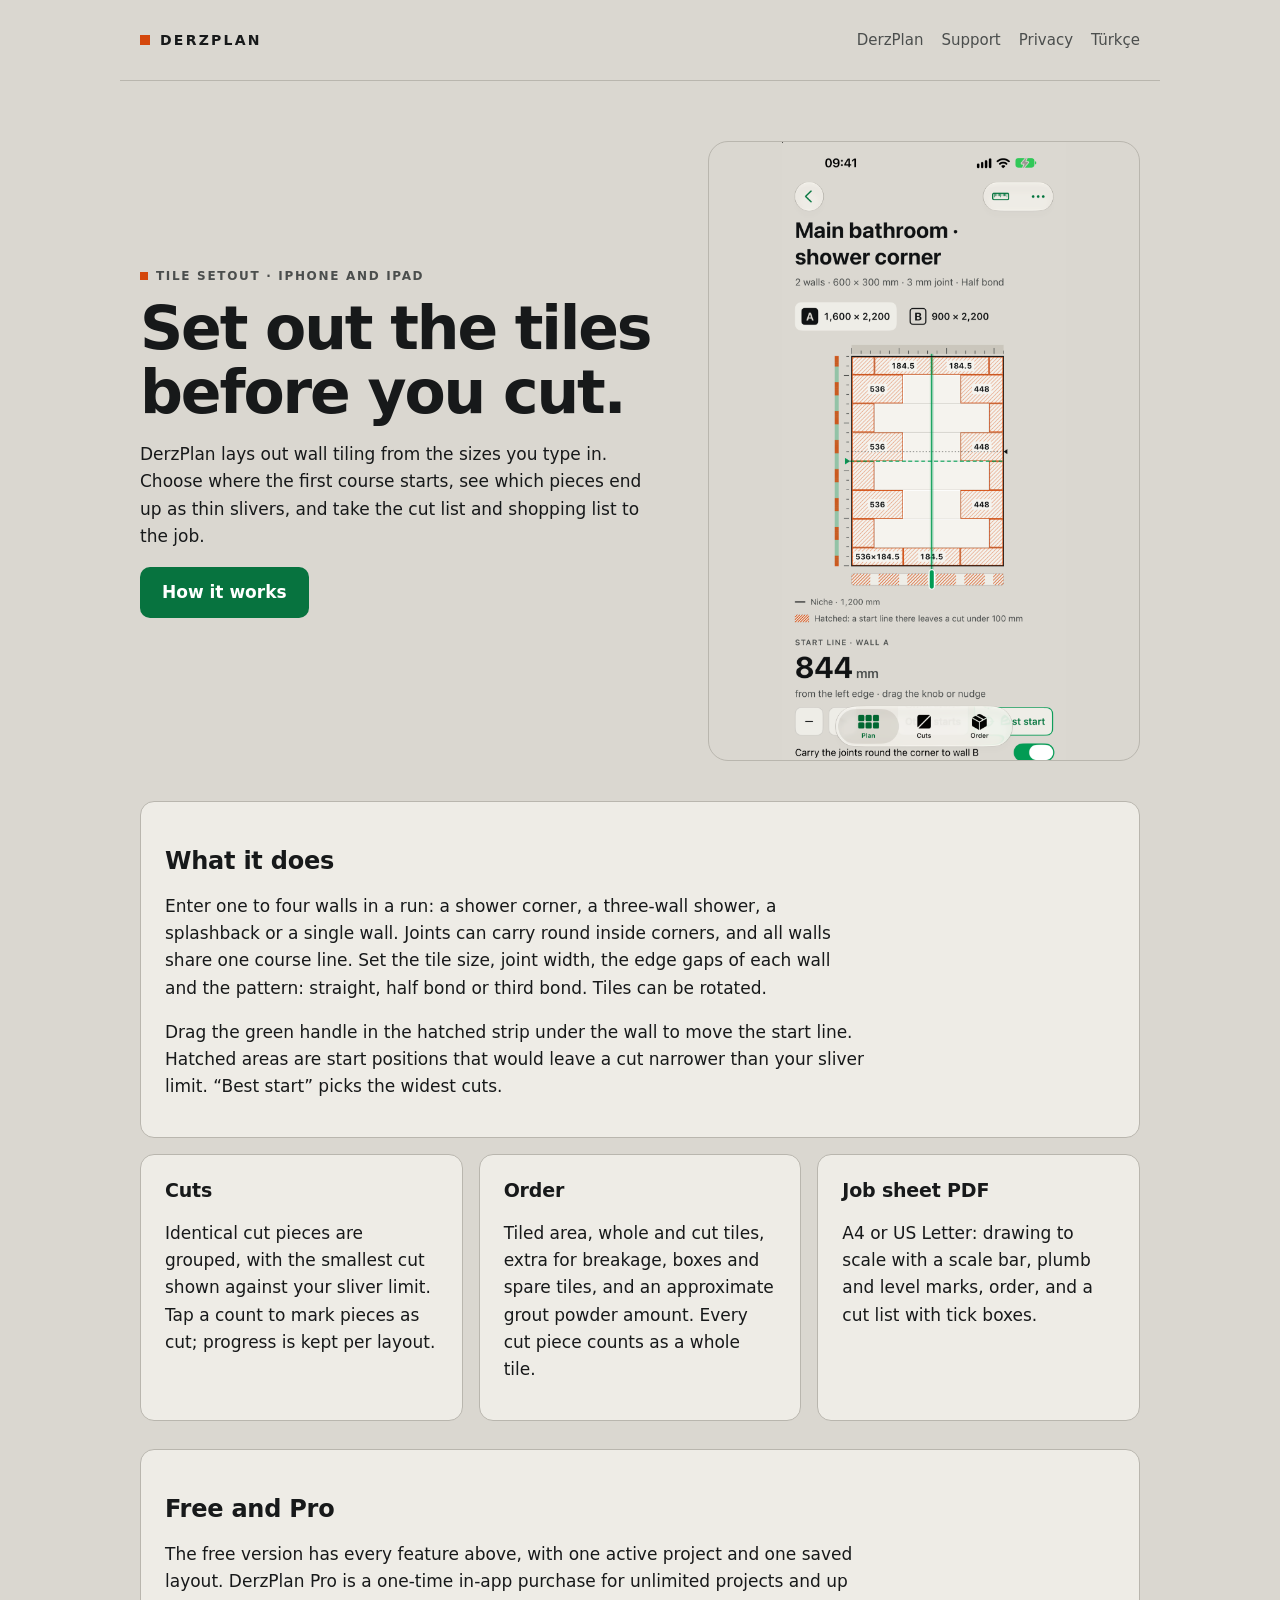
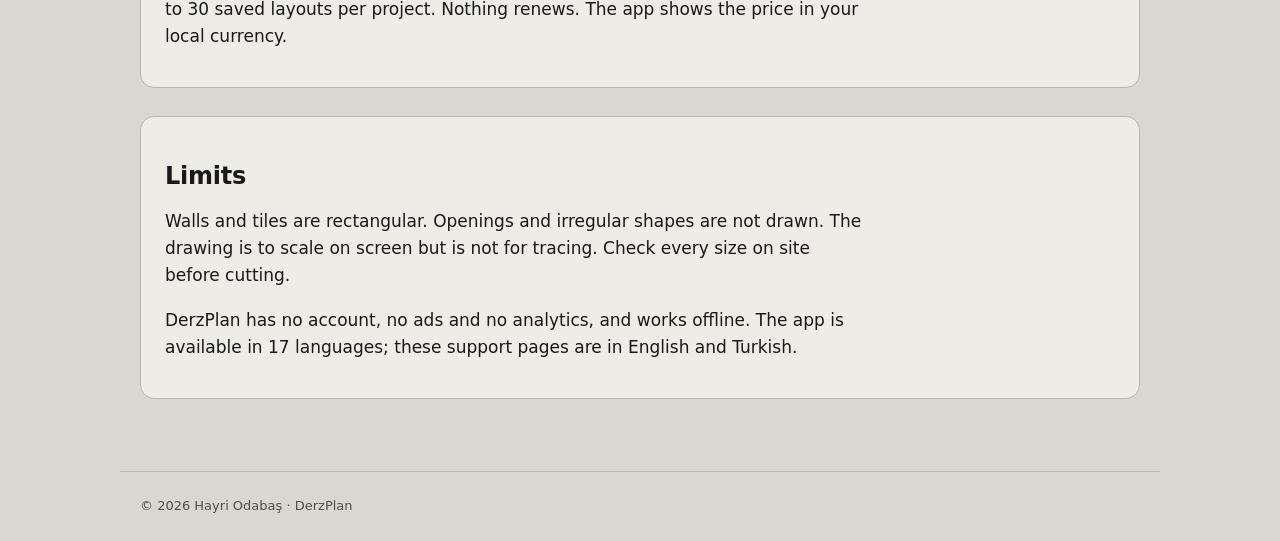
<file: index.html>
<!doctype html>
<html lang="en">
<meta charset="utf-8">
<meta name="viewport" content="width=device-width,initial-scale=1">
<meta name="color-scheme" content="light dark">
<title>DerzPlan · Tile setout planner for iPhone and iPad</title>
<link rel="icon" type="image/png" href="assets/icon.png">
<link rel="stylesheet" href="style.css">
<header><a class="brand" href="index.html">DERZPLAN</a><nav aria-label="Menu"><a href="index.html">DerzPlan</a><a href="support.html">Support</a><a href="privacy.html">Privacy</a><a href="tr/index.html">Türkçe</a></nav></header>
<main>
<section class="hero"><div>
<p class="eyebrow">Tile setout · iPhone and iPad</p>
<h1>Set out the tiles before you cut.</h1>
<p>DerzPlan lays out wall tiling from the sizes you type in. Choose where the first course starts, see which pieces end up as thin slivers, and take the cut list and shopping list to the job.</p>
<p><a class="button" href="support.html">How it works</a></p>
</div><img src="assets/welcome.png" alt="DerzPlan plan screen: a shower corner with a hatched strip under the wall, a green start line handle and cut sizes marked on the edge tiles"></section>
<section class="panel"><h2>What it does</h2>
<p>Enter one to four walls in a run: a shower corner, a three-wall shower, a splashback or a single wall. Joints can carry round inside corners, and all walls share one course line. Set the tile size, joint width, the edge gaps of each wall and the pattern: straight, half bond or third bond. Tiles can be rotated.</p>
<p>Drag the green handle in the hatched strip under the wall to move the start line. Hatched areas are start positions that would leave a cut narrower than your sliver limit. &ldquo;Best start&rdquo; picks the widest cuts.</p></section>
<div class="grid">
<section class="panel"><h2>Cuts</h2><p>Identical cut pieces are grouped, with the smallest cut shown against your sliver limit. Tap a count to mark pieces as cut; progress is kept per layout.</p></section>
<section class="panel"><h2>Order</h2><p>Tiled area, whole and cut tiles, extra for breakage, boxes and spare tiles, and an approximate grout powder amount. Every cut piece counts as a whole tile.</p></section>
<section class="panel"><h2>Job sheet PDF</h2><p>A4 or US Letter: drawing to scale with a scale bar, plumb and level marks, order, and a cut list with tick boxes.</p></section>
</div>
<section class="panel"><h2>Free and Pro</h2>
<p>The free version has every feature above, with one active project and one saved layout. DerzPlan Pro is a one-time in-app purchase for unlimited projects and up to 30 saved layouts per project. Nothing renews. The app shows the price in your local currency.</p></section>
<section class="panel"><h2>Limits</h2>
<p>Walls and tiles are rectangular. Openings and irregular shapes are not drawn. The drawing is to scale on screen but is not for tracing. Check every size on site before cutting.</p>
<p>DerzPlan has no account, no ads and no analytics, and works offline. The app is available in 17 languages; these support pages are in English and Turkish.</p></section>
</main>
<footer>© 2026 Hayri Odabaş · DerzPlan</footer>
</html>
</file>
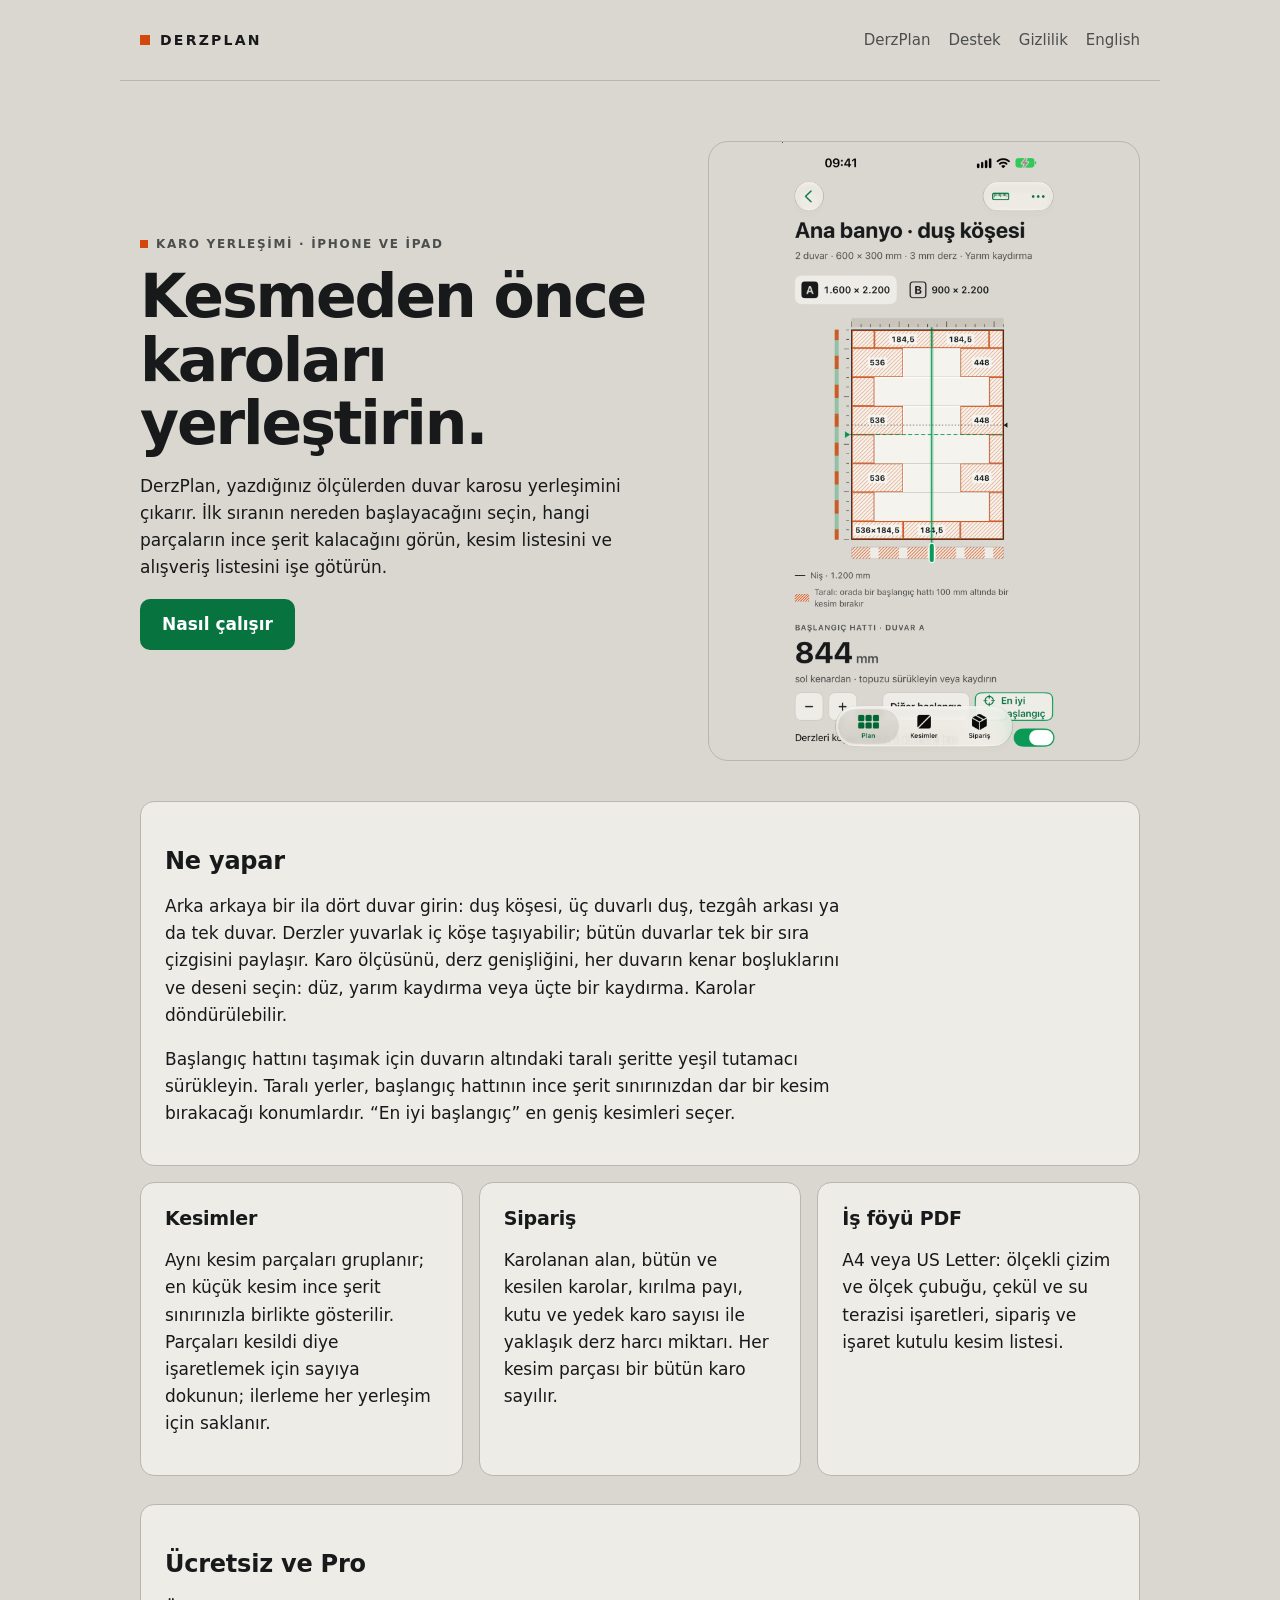
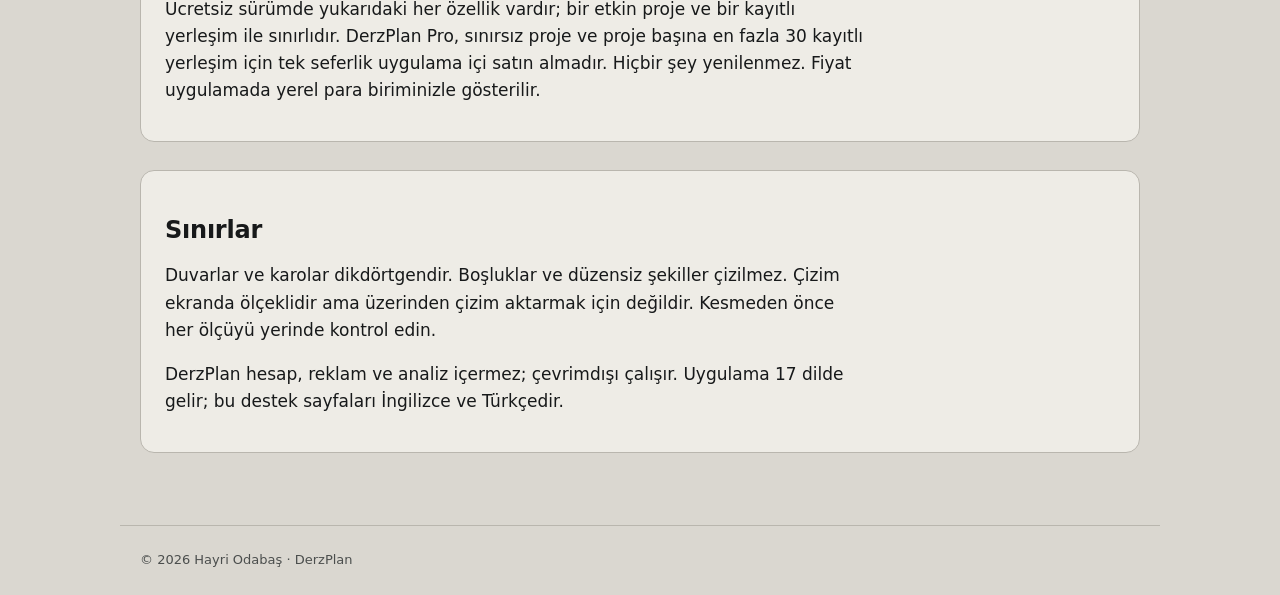
<file: tr/index.html>
<!doctype html>
<html lang="tr">
<meta charset="utf-8">
<meta name="viewport" content="width=device-width,initial-scale=1">
<meta name="color-scheme" content="light dark">
<title>DerzPlan · iPhone ve iPad için karo yerleşim planı</title>
<link rel="icon" type="image/png" href="../assets/icon.png">
<link rel="stylesheet" href="../style.css">
<header><a class="brand" href="index.html">DERZPLAN</a><nav aria-label="Menü"><a href="index.html">DerzPlan</a><a href="support.html">Destek</a><a href="privacy.html">Gizlilik</a><a href="../index.html">English</a></nav></header>
<main>
<section class="hero"><div>
<p class="eyebrow">Karo yerleşimi · iPhone ve iPad</p>
<h1>Kesmeden önce karoları yerleştirin.</h1>
<p>DerzPlan, yazdığınız ölçülerden duvar karosu yerleşimini çıkarır. İlk sıranın nereden başlayacağını seçin, hangi parçaların ince şerit kalacağını görün, kesim listesini ve alışveriş listesini işe götürün.</p>
<p><a class="button" href="support.html">Nasıl çalışır</a></p>
</div><img src="../assets/welcome-tr.png" alt="DerzPlan plan ekranı: duvarın altında taralı bir şerit, yeşil başlangıç hattı tutamacı ve kenar karolarda kesim ölçüleri olan bir duş köşesi"></section>
<section class="panel"><h2>Ne yapar</h2>
<p>Arka arkaya bir ila dört duvar girin: duş köşesi, üç duvarlı duş, tezgâh arkası ya da tek duvar. Derzler yuvarlak iç köşe taşıyabilir; bütün duvarlar tek bir sıra çizgisini paylaşır. Karo ölçüsünü, derz genişliğini, her duvarın kenar boşluklarını ve deseni seçin: düz, yarım kaydırma veya üçte bir kaydırma. Karolar döndürülebilir.</p>
<p>Başlangıç hattını taşımak için duvarın altındaki taralı şeritte yeşil tutamacı sürükleyin. Taralı yerler, başlangıç hattının ince şerit sınırınızdan dar bir kesim bırakacağı konumlardır. &ldquo;En iyi başlangıç&rdquo; en geniş kesimleri seçer.</p></section>
<div class="grid">
<section class="panel"><h2>Kesimler</h2><p>Aynı kesim parçaları gruplanır; en küçük kesim ince şerit sınırınızla birlikte gösterilir. Parçaları kesildi diye işaretlemek için sayıya dokunun; ilerleme her yerleşim için saklanır.</p></section>
<section class="panel"><h2>Sipariş</h2><p>Karolanan alan, bütün ve kesilen karolar, kırılma payı, kutu ve yedek karo sayısı ile yaklaşık derz harcı miktarı. Her kesim parçası bir bütün karo sayılır.</p></section>
<section class="panel"><h2>İş föyü PDF</h2><p>A4 veya US Letter: ölçekli çizim ve ölçek çubuğu, çekül ve su terazisi işaretleri, sipariş ve işaret kutulu kesim listesi.</p></section>
</div>
<section class="panel"><h2>Ücretsiz ve Pro</h2>
<p>Ücretsiz sürümde yukarıdaki her özellik vardır; bir etkin proje ve bir kayıtlı yerleşim ile sınırlıdır. DerzPlan Pro, sınırsız proje ve proje başına en fazla 30 kayıtlı yerleşim için tek seferlik uygulama içi satın almadır. Hiçbir şey yenilenmez. Fiyat uygulamada yerel para biriminizle gösterilir.</p></section>
<section class="panel"><h2>Sınırlar</h2>
<p>Duvarlar ve karolar dikdörtgendir. Boşluklar ve düzensiz şekiller çizilmez. Çizim ekranda ölçeklidir ama üzerinden çizim aktarmak için değildir. Kesmeden önce her ölçüyü yerinde kontrol edin.</p>
<p>DerzPlan hesap, reklam ve analiz içermez; çevrimdışı çalışır. Uygulama 17 dilde gelir; bu destek sayfaları İngilizce ve Türkçedir.</p></section>
</main>
<footer>© 2026 Hayri Odabaş · DerzPlan</footer>
</html>
</file>
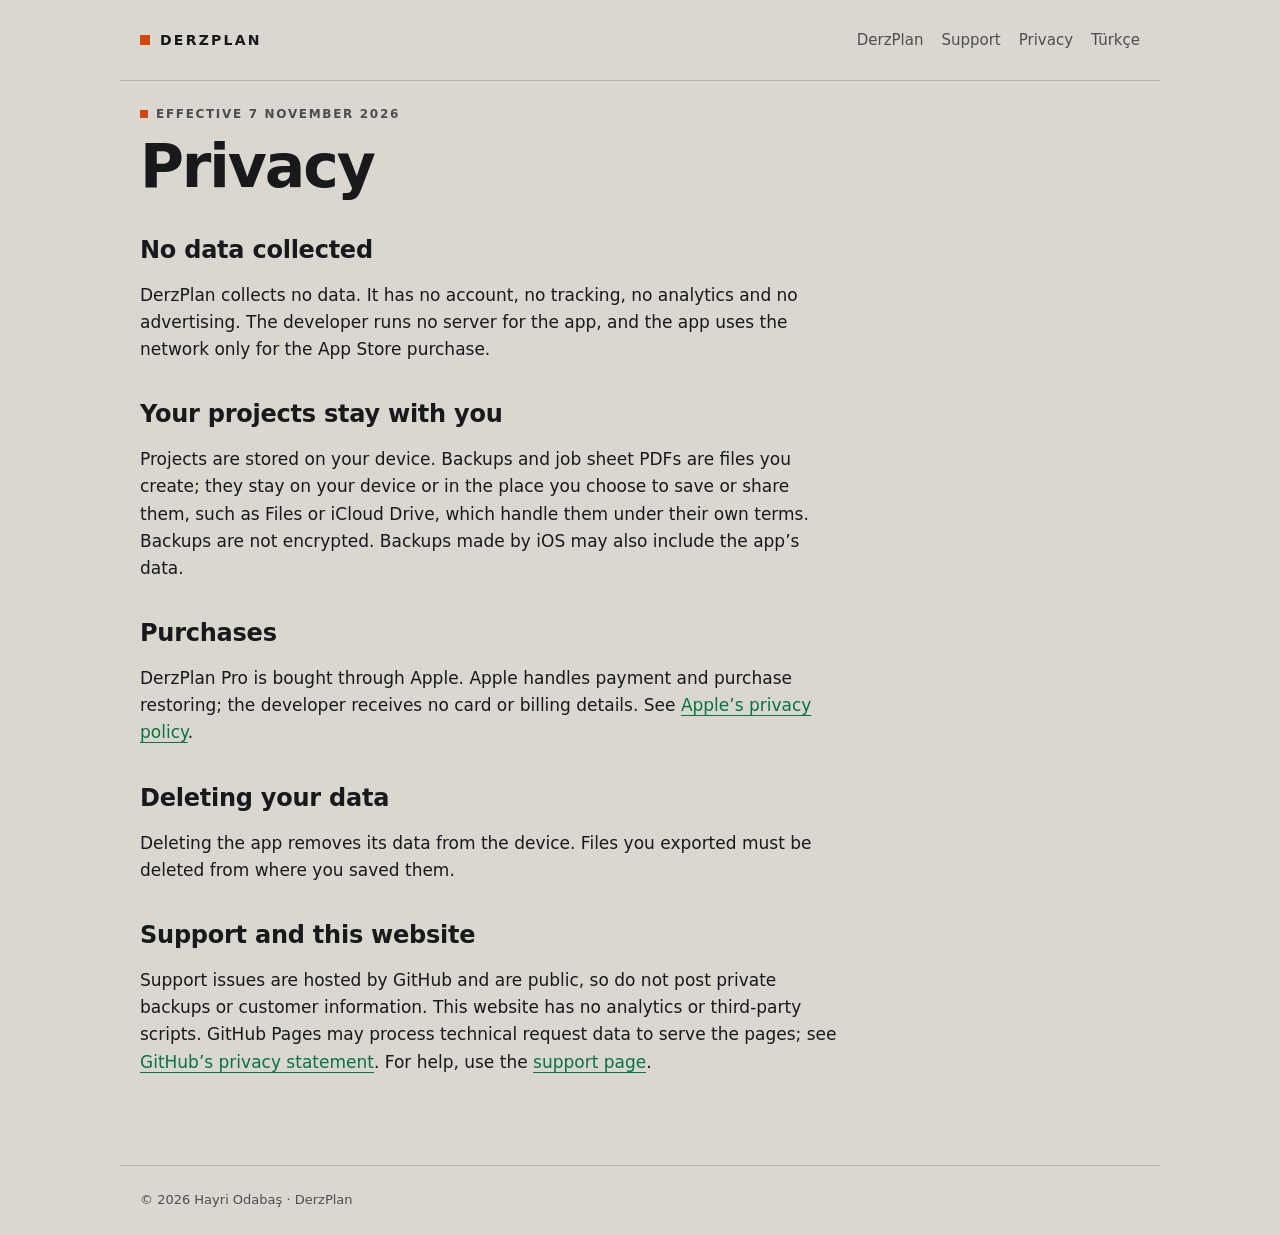
<file: privacy.html>
<!doctype html>
<html lang="en">
<meta charset="utf-8">
<meta name="viewport" content="width=device-width,initial-scale=1">
<meta name="color-scheme" content="light dark">
<title>Privacy · DerzPlan</title>
<link rel="icon" type="image/png" href="assets/icon.png">
<link rel="stylesheet" href="style.css">
<header><a class="brand" href="index.html">DERZPLAN</a><nav aria-label="Menu"><a href="index.html">DerzPlan</a><a href="support.html">Support</a><a href="privacy.html">Privacy</a><a href="tr/privacy.html">Türkçe</a></nav></header>
<main>
<p class="eyebrow">Effective 7 November 2026</p>
<h1>Privacy</h1>
<h2>No data collected</h2>
<p>DerzPlan collects no data. It has no account, no tracking, no analytics and no advertising. The developer runs no server for the app, and the app uses the network only for the App Store purchase.</p>
<h2>Your projects stay with you</h2>
<p>Projects are stored on your device. Backups and job sheet PDFs are files you create; they stay on your device or in the place you choose to save or share them, such as Files or iCloud Drive, which handle them under their own terms. Backups are not encrypted. Backups made by iOS may also include the app&rsquo;s data.</p>
<h2>Purchases</h2>
<p>DerzPlan Pro is bought through Apple. Apple handles payment and purchase restoring; the developer receives no card or billing details. See <a href="https://www.apple.com/legal/privacy/">Apple&rsquo;s privacy policy</a>.</p>
<h2>Deleting your data</h2>
<p>Deleting the app removes its data from the device. Files you exported must be deleted from where you saved them.</p>
<h2>Support and this website</h2>
<p>Support issues are hosted by GitHub and are public, so do not post private backups or customer information. This website has no analytics or third-party scripts. GitHub Pages may process technical request data to serve the pages; see <a href="https://docs.github.com/en/site-policy/privacy-policies/github-general-privacy-statement">GitHub&rsquo;s privacy statement</a>. For help, use the <a href="support.html">support page</a>.</p>
</main>
<footer>© 2026 Hayri Odabaş · DerzPlan</footer>
</html>
</file>
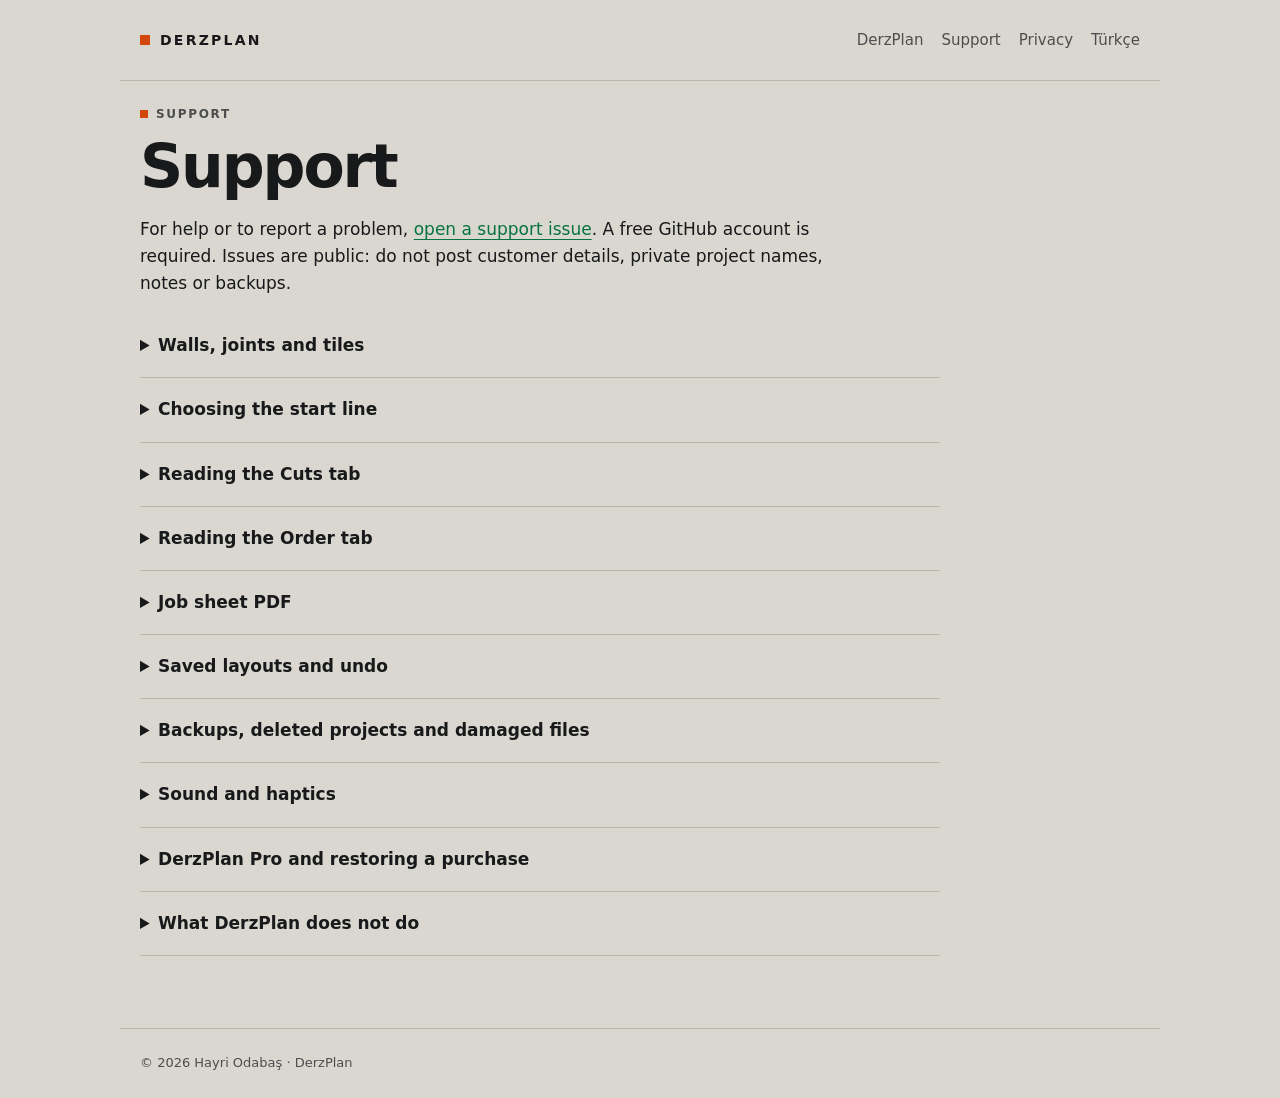
<file: support.html>
<!doctype html>
<html lang="en">
<meta charset="utf-8">
<meta name="viewport" content="width=device-width,initial-scale=1">
<meta name="color-scheme" content="light dark">
<title>Support · DerzPlan</title>
<link rel="icon" type="image/png" href="assets/icon.png">
<link rel="stylesheet" href="style.css">
<header><a class="brand" href="index.html">DERZPLAN</a><nav aria-label="Menu"><a href="index.html">DerzPlan</a><a href="support.html">Support</a><a href="privacy.html">Privacy</a><a href="tr/support.html">Türkçe</a></nav></header>
<main>
<p class="eyebrow">Support</p>
<h1>Support</h1>
<p>For help or to report a problem, <a href="https://github.com/hayriodabas/derzplan-support/issues/new">open a support issue</a>. A free GitHub account is required. Issues are public: do not post customer details, private project names, notes or backups.</p>
<details><summary>Walls, joints and tiles</summary><p>A project holds one to four walls in a run, such as a shower corner, a three-wall shower, a splashback or a single wall. Joints between walls can carry round inside corners. All walls share one course line, the height of the horizontal joint. Set the tile size, the joint width and the edge gaps (left, right, bottom, top) for each wall. Patterns are straight, half bond and third bond, and tiles can be rotated. Lengths are in millimetres, or in inches with fractions down to 1/16.</p></details>
<details><summary>Choosing the start line</summary><p>Drag the green handle in the hatched strip under the wall. Hatched means a start line there leaves a cut narrower than the sliver limit. Nudge with &minus; and + (1 mm or 1/16 in). &ldquo;Best start&rdquo; picks the widest cuts. &ldquo;Other starts&rdquo; offers Centred, Full tile in the corner and Joint on the reference line. Reference lines (for example a niche, tap or sill) can be added to line the joints up with them.</p></details>
<details><summary>Reading the Cuts tab</summary><p>Identical cut pieces are grouped: wall ends cut in width, top and bottom rows cut in height, and corners. The smallest cut is shown against your sliver limit. Tap a count to mark pieces as cut. Progress is kept for each layout. &ldquo;Show on the wall&rdquo; highlights those pieces in the drawing.</p></details>
<details><summary>Reading the Order tab</summary><p>The tab shows the tiled area, whole and cut tiles, and an extra allowance for breakage (0 to 30 %). Enter tiles per box to get boxes and spare tiles. The grout powder amount is an estimate from joint width and tile thickness; check the bag. Every cut piece counts as a whole tile, because offcuts are never assumed to be reusable. You can share the shopping list.</p></details>
<details><summary>Job sheet PDF</summary><p>Open the &bull;&bull;&bull; menu and choose the job sheet. It is made in A4 or US Letter and holds the drawing to scale with a scale bar, plumb and level marks for each wall, the order, a cut list with tick boxes and optional notes. The drawing is to scale on screen, not for tracing.</p></details>
<details><summary>Saved layouts and undo</summary><p>Use &bull;&bull;&bull; &rsaquo; Saved layouts to keep alternatives. A layout can keep the measurements it was drawn with. The &bull;&bull;&bull; menu also has Undo last change.</p></details>
<details><summary>Backups, deleted projects and damaged files</summary><p>Projects are stored only on your device. Use Settings &rsaquo; Export a backup to save a file where you choose, and Import a backup to bring one in; imported projects are added as copies. Backups are not encrypted. Recently deleted keeps the last 50 deletions. If the projects file is damaged, the app leaves it untouched and asks you to import a backup.</p></details>
<details><summary>Sound and haptics</summary><p>Sound and haptics are separate switches in Settings. Sounds follow the silent switch.</p></details>
<details><summary>DerzPlan Pro and restoring a purchase</summary><p>Free includes every feature with one active project and one saved layout. Pro is a one-time in-app purchase (non-consumable, nothing renews) for unlimited projects and up to 30 saved layouts per project. It is offered when you start a second project and in Settings &rsaquo; See DerzPlan Pro. To restore, use Restore purchase on that sheet or in Settings, signed in with the Apple Account that bought it. Restoring needs a network connection. If Pro ends, your existing projects, PDFs and backups stay available.</p></details>
<details><summary>What DerzPlan does not do</summary><p>Walls and tiles are rectangular. Openings and irregular shapes are not drawn. Check every size on site before cutting.</p></details>
</main>
<footer>© 2026 Hayri Odabaş · DerzPlan</footer>
</html>
</file>
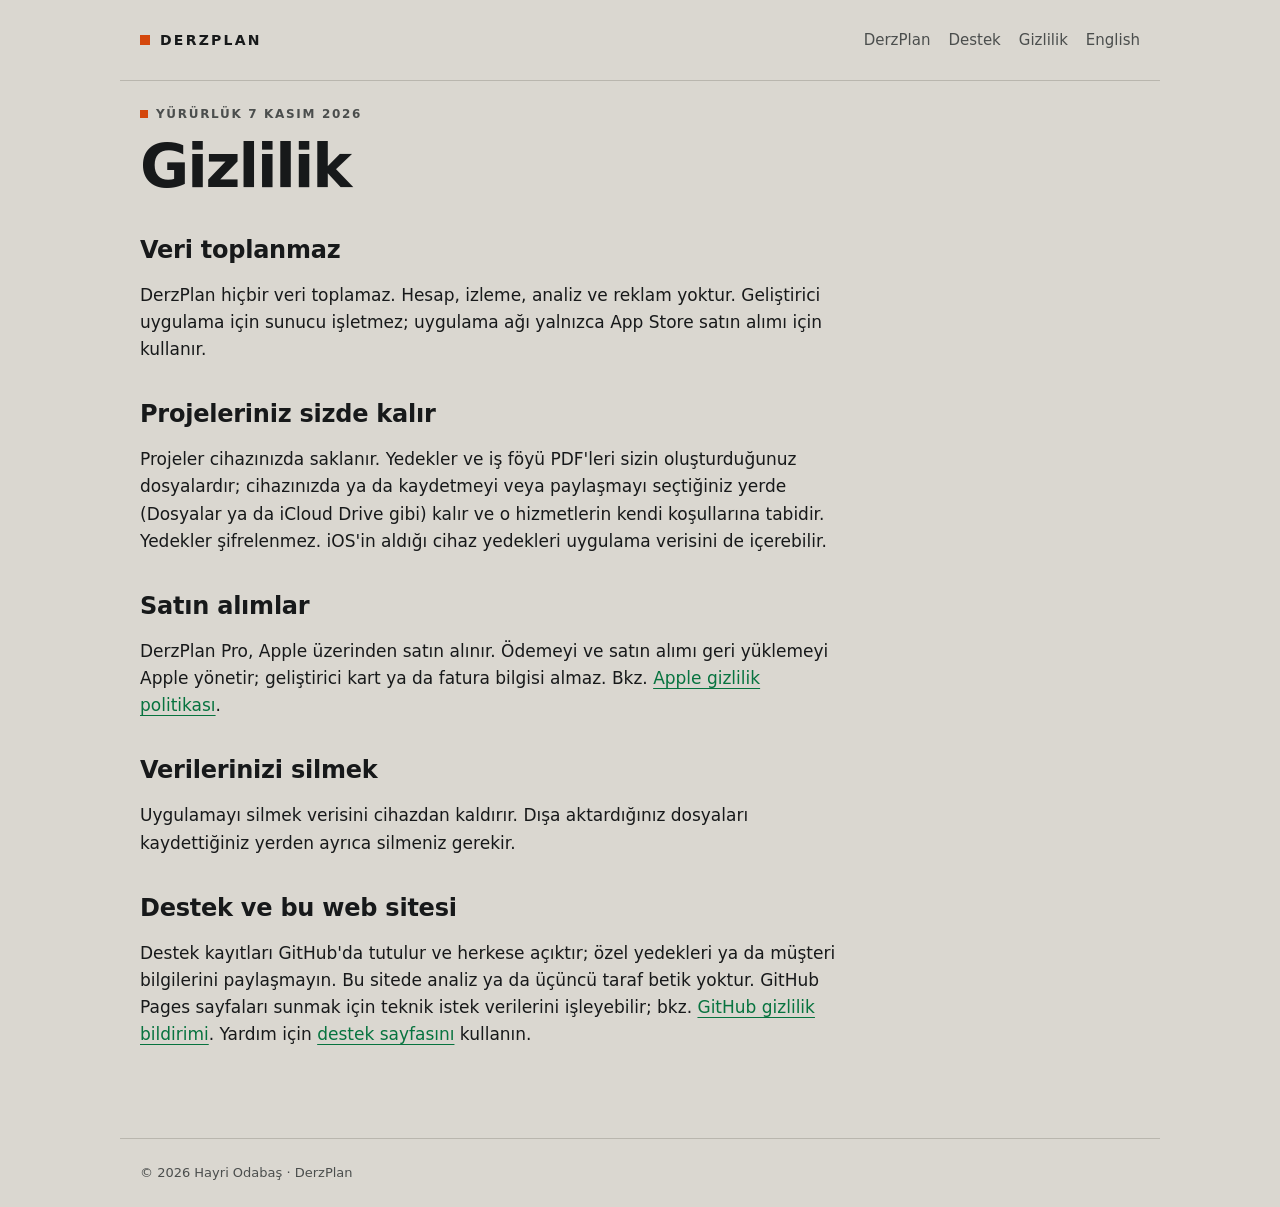
<file: tr/privacy.html>
<!doctype html>
<html lang="tr">
<meta charset="utf-8">
<meta name="viewport" content="width=device-width,initial-scale=1">
<meta name="color-scheme" content="light dark">
<title>Gizlilik · DerzPlan</title>
<link rel="icon" type="image/png" href="../assets/icon.png">
<link rel="stylesheet" href="../style.css">
<header><a class="brand" href="index.html">DERZPLAN</a><nav aria-label="Menü"><a href="index.html">DerzPlan</a><a href="support.html">Destek</a><a href="privacy.html">Gizlilik</a><a href="../privacy.html">English</a></nav></header>
<main>
<p class="eyebrow">Yürürlük 7 Kasım 2026</p>
<h1>Gizlilik</h1>
<h2>Veri toplanmaz</h2>
<p>DerzPlan hiçbir veri toplamaz. Hesap, izleme, analiz ve reklam yoktur. Geliştirici uygulama için sunucu işletmez; uygulama ağı yalnızca App Store satın alımı için kullanır.</p>
<h2>Projeleriniz sizde kalır</h2>
<p>Projeler cihazınızda saklanır. Yedekler ve iş föyü PDF'leri sizin oluşturduğunuz dosyalardır; cihazınızda ya da kaydetmeyi veya paylaşmayı seçtiğiniz yerde (Dosyalar ya da iCloud Drive gibi) kalır ve o hizmetlerin kendi koşullarına tabidir. Yedekler şifrelenmez. iOS'in aldığı cihaz yedekleri uygulama verisini de içerebilir.</p>
<h2>Satın alımlar</h2>
<p>DerzPlan Pro, Apple üzerinden satın alınır. Ödemeyi ve satın alımı geri yüklemeyi Apple yönetir; geliştirici kart ya da fatura bilgisi almaz. Bkz. <a href="https://www.apple.com/legal/privacy/">Apple gizlilik politikası</a>.</p>
<h2>Verilerinizi silmek</h2>
<p>Uygulamayı silmek verisini cihazdan kaldırır. Dışa aktardığınız dosyaları kaydettiğiniz yerden ayrıca silmeniz gerekir.</p>
<h2>Destek ve bu web sitesi</h2>
<p>Destek kayıtları GitHub'da tutulur ve herkese açıktır; özel yedekleri ya da müşteri bilgilerini paylaşmayın. Bu sitede analiz ya da üçüncü taraf betik yoktur. GitHub Pages sayfaları sunmak için teknik istek verilerini işleyebilir; bkz. <a href="https://docs.github.com/en/site-policy/privacy-policies/github-general-privacy-statement">GitHub gizlilik bildirimi</a>. Yardım için <a href="support.html">destek sayfasını</a> kullanın.</p>
</main>
<footer>© 2026 Hayri Odabaş · DerzPlan</footer>
</html>
</file>
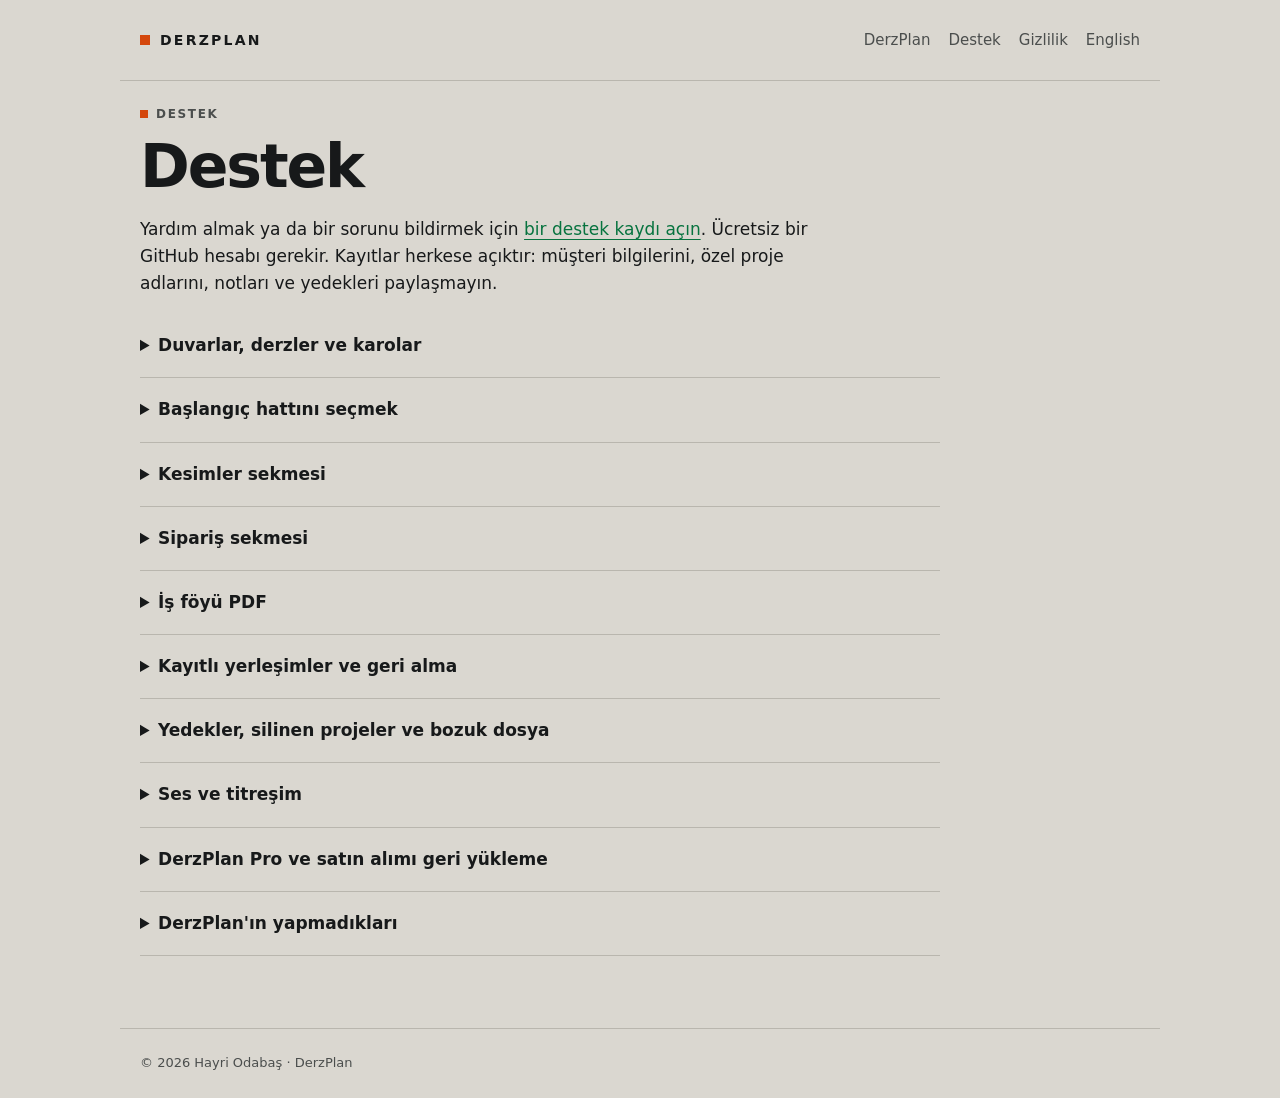
<file: tr/support.html>
<!doctype html>
<html lang="tr">
<meta charset="utf-8">
<meta name="viewport" content="width=device-width,initial-scale=1">
<meta name="color-scheme" content="light dark">
<title>Destek · DerzPlan</title>
<link rel="icon" type="image/png" href="../assets/icon.png">
<link rel="stylesheet" href="../style.css">
<header><a class="brand" href="index.html">DERZPLAN</a><nav aria-label="Menü"><a href="index.html">DerzPlan</a><a href="support.html">Destek</a><a href="privacy.html">Gizlilik</a><a href="../support.html">English</a></nav></header>
<main>
<p class="eyebrow">Destek</p>
<h1>Destek</h1>
<p>Yardım almak ya da bir sorunu bildirmek için <a href="https://github.com/hayriodabas/derzplan-support/issues/new">bir destek kaydı açın</a>. Ücretsiz bir GitHub hesabı gerekir. Kayıtlar herkese açıktır: müşteri bilgilerini, özel proje adlarını, notları ve yedekleri paylaşmayın.</p>
<details><summary>Duvarlar, derzler ve karolar</summary><p>Bir proje arka arkaya bir ila dört duvar içerir: duş köşesi, üç duvarlı duş, tezgâh arkası veya tek duvar. Duvarlar arasındaki derzler yuvarlak iç köşe taşıyabilir. Bütün duvarlar tek bir sıra çizgisini, yani yatay derzin yüksekliğini paylaşır. Her duvar için karo ölçüsünü, derz genişliğini ve kenar boşluklarını (sol, sağ, alt, üst) girin. Desenler düz, yarım kaydırma ve üçte bir kaydırmadır; karolar döndürülebilir. Uzunluklar milimetre ya da 1/16'ya kadar kesirli inç olarak girilir.</p></details>
<details><summary>Başlangıç hattını seçmek</summary><p>Duvarın altındaki taralı şeritte yeşil tutamacı sürükleyin. Taralı, orada bir başlangıç hattının ince şerit sınırından dar bir kesim bırakacağı anlamına gelir. &minus; ve + ile ince ayar yapın (1 mm veya 1/16 inç). &ldquo;En iyi başlangıç&rdquo; en geniş kesimleri seçer. &ldquo;Diğer başlangıçlar&rdquo; Ortalı, Köşede tam karo ve Derz referans çizgisinde seçeneklerini sunar. Derzleri bir nişe, musluğa ya da denizliğe hizalamak için referans çizgileri eklenebilir.</p></details>
<details><summary>Kesimler sekmesi</summary><p>Aynı kesim parçaları gruplanır: duvar uçlarında genişlikten kesilenler, üst ve alt sıralarda yükseklikten kesilenler ve köşeler. En küçük kesim, ince şerit sınırınızla birlikte gösterilir. Parçaları kesildi diye işaretlemek için sayıya dokunun. İlerleme her yerleşim için saklanır. &ldquo;Duvarda göster&rdquo; bu parçaları çizimde vurgular.</p></details>
<details><summary>Sipariş sekmesi</summary><p>Sekme, karolanan alanı, bütün ve kesilen karoları ve kırılma payını (yüzde 0 ile 30) gösterir. Kutu başına karo sayısını girince kutu ve yedek karo sayısı çıkar. Derz harcı miktarı derz genişliği ve karo kalınlığından yapılan bir tahmindir; torbayı kontrol edin. Artan parçaların yeniden kullanılacağı varsayılmadığı için her kesim parçası bir bütün karo sayılır. Alışveriş listesini paylaşabilirsiniz.</p></details>
<details><summary>İş föyü PDF</summary><p>&bull;&bull;&bull; menüsünden iş föyünü seçin. A4 veya US Letter olarak hazırlanır; ölçek çubuklu ölçekli çizimi, her duvar için çekül ve su terazisi işaretlerini, siparişi, işaret kutulu kesim listesini ve isteğe bağlı notları içerir. Çizim ekranda ölçeklidir, üzerinden çizim aktarmak için değildir.</p></details>
<details><summary>Kayıtlı yerleşimler ve geri alma</summary><p>Alternatifleri saklamak için &bull;&bull;&bull; &rsaquo; Kayıtlı yerleşimler'i kullanın. Bir yerleşim, çizildiği ölçüleri de saklayabilir. &bull;&bull;&bull; menüsünde son değişikliği geri alma da vardır.</p></details>
<details><summary>Yedekler, silinen projeler ve bozuk dosya</summary><p>Projeler yalnızca cihazınızda saklanır. Ayarlar &rsaquo; Yedek dışa aktar ile seçtiğiniz yere bir dosya kaydedin, Yedek içe aktar ile geri getirin; içe aktarılan projeler kopya olarak eklenir. Yedekler şifrelenmez. Son silinenler son 50 silinen projeyi tutar. Proje dosyası bozulursa uygulama ona dokunmaz ve sizden bir yedek içe aktarmanızı ister.</p></details>
<details><summary>Ses ve titreşim</summary><p>Ses ve titreşim, Ayarlar'da ayrı anahtarlardır. Sesler sessiz anahtarını izler.</p></details>
<details><summary>DerzPlan Pro ve satın alımı geri yükleme</summary><p>Ücretsiz sürümde her özellik vardır; bir etkin proje ve bir kayıtlı yerleşim ile sınırlıdır. Pro, sınırsız proje ve proje başına en fazla 30 kayıtlı yerleşim için tek seferlik uygulama içi satın almadır (tüketilmeyen; hiçbir şey yenilenmez). İkinci bir proje başlatırken ve Ayarlar &rsaquo; DerzPlan Pro'yu gör bölümünde sunulur. Geri yüklemek için aynı sayfadaki ya da Ayarlar'daki Satın alımı geri yükle'yi, satın alırken kullandığınız Apple Hesabı ile kullanın. Geri yükleme ağ bağlantısı ister. Pro sona ererse mevcut projeleriniz, PDF'leriniz ve yedekleriniz erişilebilir kalır.</p></details>
<details><summary>DerzPlan'ın yapmadıkları</summary><p>Duvarlar ve karolar dikdörtgendir. Boşluklar ve düzensiz şekiller çizilmez. Kesmeden önce her ölçüyü yerinde kontrol edin.</p></details>
</main>
<footer>© 2026 Hayri Odabaş · DerzPlan</footer>
</html>
</file>
<file: style.css>
:root{color-scheme:light dark;--ground:#DAD7D0;--surface:#EEECE6;--ink:#17191A;--ink2:#4B4E4D;--accent:#07733F;--accent-ink:#fff;--cut:#D4470C;--line:#B9B6AE}
@media(prefers-color-scheme:dark){:root{--ground:#131515;--surface:#1D2020;--ink:#EDECE7;--ink2:#A5A9A6;--accent:#3FE08A;--accent-ink:#0B1A12;--line:#343938}}
*{box-sizing:border-box}
body{margin:0;background:var(--ground);color:var(--ink);font:17px/1.6 -apple-system,BlinkMacSystemFont,"SF Pro Text","Helvetica Neue",system-ui,sans-serif}
a{color:var(--accent);text-underline-offset:4px}
header,main,footer{max-width:1040px;margin:auto;padding:24px 20px}
header{display:flex;gap:20px;align-items:center;justify-content:space-between;border-bottom:1px solid var(--line)}
.brand{display:inline-flex;align-items:center;gap:10px;font-weight:700;font-size:14px;letter-spacing:.16em;text-decoration:none;color:var(--ink)}
.brand::before{content:"";width:10px;height:10px;background:var(--cut);display:inline-block}
nav{display:flex;gap:18px;flex-wrap:wrap;font-size:15px}
nav a{color:var(--ink2);text-decoration:none;padding:4px 0}
nav a:hover{color:var(--accent);text-decoration:underline}
h1{font-size:clamp(34px,6vw,60px);line-height:1.06;letter-spacing:-.035em;margin:12px 0 16px}
h2{font-size:24px;line-height:1.25;letter-spacing:-.01em;margin:36px 0 10px}
p{max-width:700px}
.eyebrow{font-size:12px;font-weight:600;line-height:1.5;letter-spacing:.14em;text-transform:uppercase;color:var(--ink2);margin:0}
.eyebrow::before{content:"";display:inline-block;width:8px;height:8px;background:var(--cut);margin-right:8px}
.hero{display:grid;grid-template-columns:1.1fr .9fr;gap:40px;align-items:center;padding:36px 0 12px}
.hero img{width:100%;height:auto;max-height:620px;object-fit:contain;object-position:top;border-radius:20px;border:1px solid var(--line)}
.button{display:inline-block;background:var(--accent);color:var(--accent-ink);padding:12px 22px;border-radius:10px;text-decoration:none;font-weight:600}
.button:hover{filter:brightness(1.08)}
.panel{padding:8px 24px 20px;background:var(--surface);border:1px solid var(--line);border-radius:14px;margin-top:28px}
.grid{display:grid;grid-template-columns:repeat(auto-fit,minmax(260px,1fr));gap:16px;margin-top:16px}
.grid .panel{margin-top:0}
.grid h2{font-size:19px;margin-top:16px}
details{border-bottom:1px solid var(--line);padding:18px 0;max-width:800px}
summary{font-weight:600;cursor:pointer}
details p{margin:10px 0 0}
li{margin-bottom:8px}
footer{font-size:13px;color:var(--ink2);border-top:1px solid var(--line);margin-top:48px}
a:focus-visible,summary:focus-visible,.button:focus-visible{outline:3px solid var(--accent);outline-offset:4px;border-radius:4px}
@media(max-width:680px){header{display:block}nav{margin-top:14px}.hero{grid-template-columns:1fr;gap:24px;padding-top:22px}.hero img{max-height:480px}}
</file>
